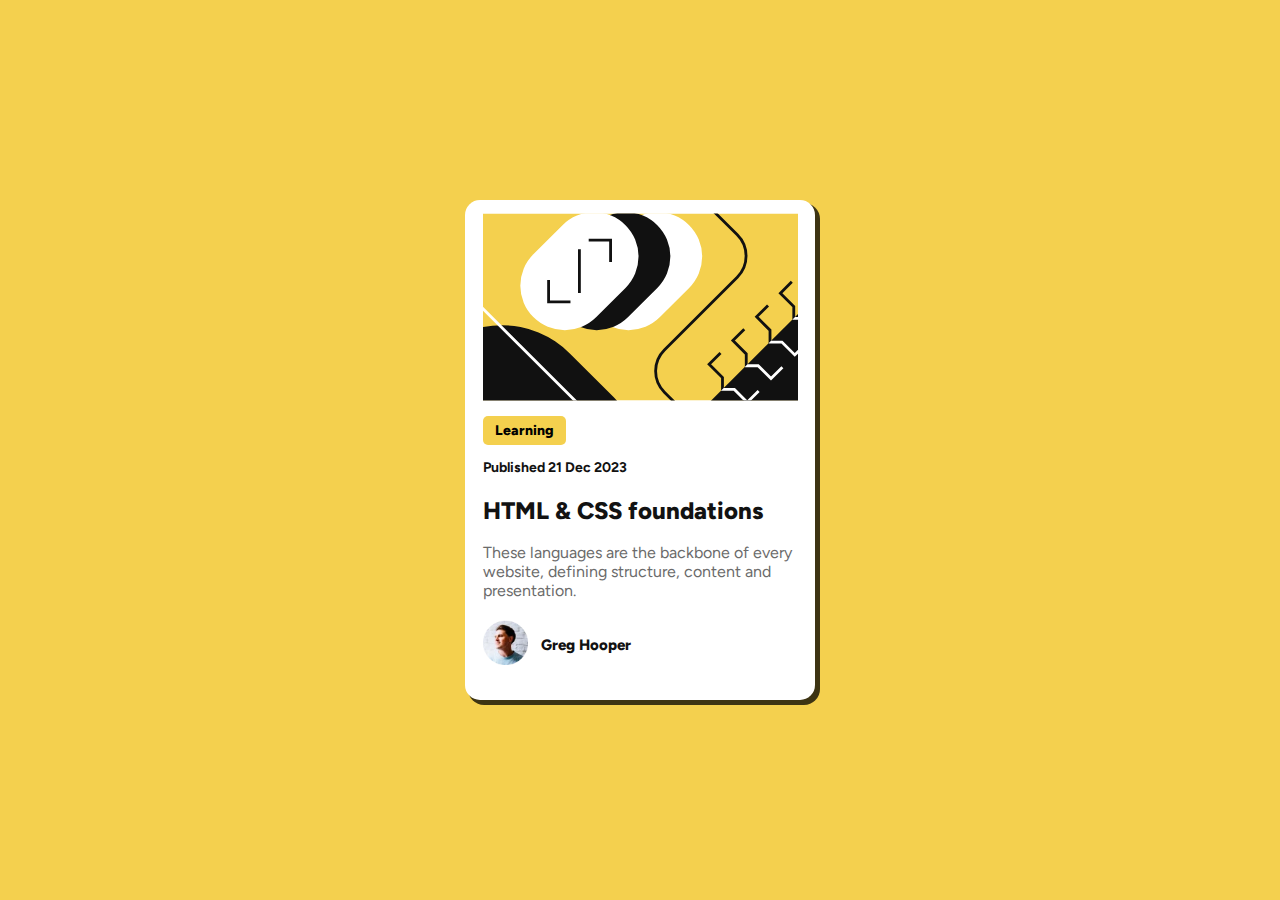
<file: blog-preview-card-main/index.html>
<!DOCTYPE html>
<html lang="es">
<head>
  <meta charset="UTF-8">
  <meta name="viewport" content="width=device-width, initial-scale=1.0"> <!-- displays site properly based on user's device -->
  <link rel="icon" type="image/png" sizes="32x32" href="./assets/images/favicon-32x32.png">
  <link rel="stylesheet" href="Style.css/index.css">
  <title>Frontend Mentor | Blog preview card</title>
</head>
<body>
  <div class="tarjeta">
    <div class="imagen"> <img src="assets/images/illustration-article.svg" alt=""></div>
    <div class="parrafo">
      <h6>Learning</h6>
      <h3>Published 21 Dec 2023</h3>
      <h1>HTML & CSS foundations</h1>
      <p class="parrafo-uno">These languages are the backbone of every website, defining structure, content and presentation.</p>
    </div>
    <div class="perfil">
      <img src="assets/images/image-avatar.webp" alt="">
      <p class="parrafo-dos">Greg Hooper</p>
  </div>  
  </div>
</body>
</html>
</file>
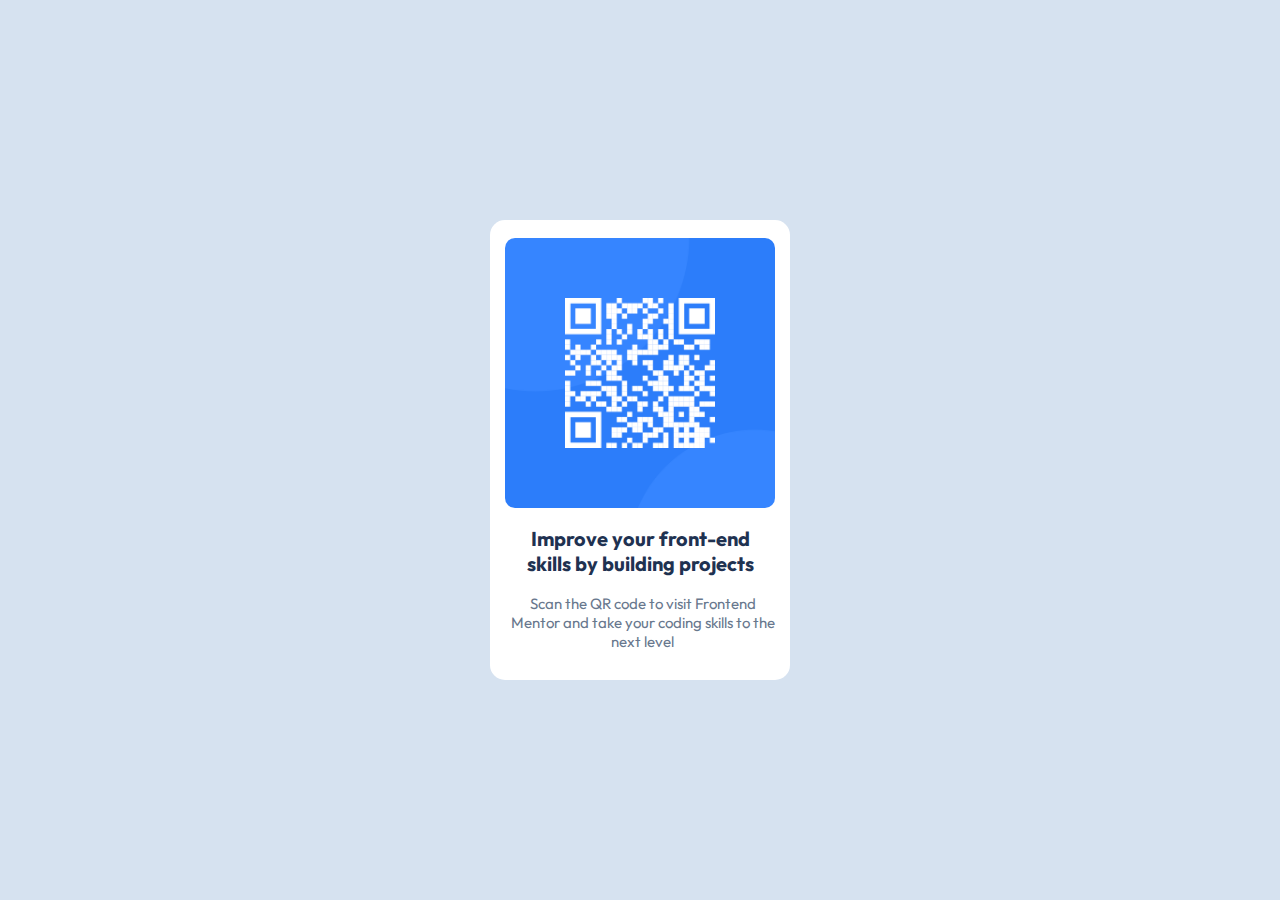
<file: qr-code-component-main/index.html>
<!DOCTYPE html>
<html lang="en">
<head>
  <meta charset="UTF-8">
  <meta name="viewport" content="width=device-width, initial-scale=1.0"> <!-- displays site properly based on user's device -->
  <link rel="icon" type="image/png" sizes="32x32" href="./images/favicon-32x32.png">
  <title>Frontend Mentor | QR code component</title>
  <link rel="stylesheet" href="Style/Index.css">
</head>
<body>
<div class="tarjeta">
<br>
<div class="imagen"></div>
<br>
<h3>Improve your front-end skills by building projects</h3>
<br>
<p>Scan the QR code to visit Frontend Mentor and take your coding skills to the next level</p>
</div>
</body>
</html>
</file>
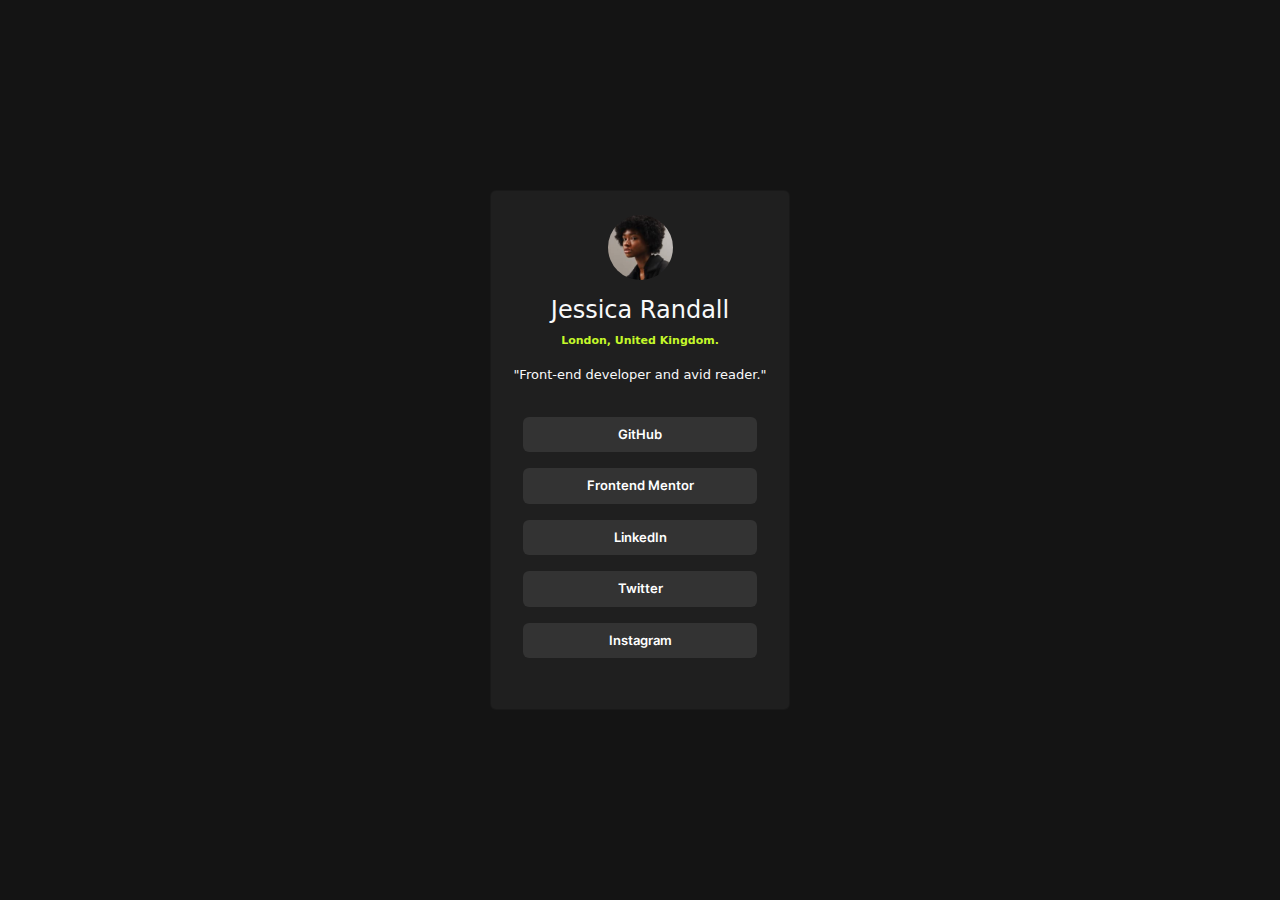
<file: social-links-profile-main/index.html>
<!DOCTYPE html>
<html lang="es">
  <head>
    <meta charset="UTF-8" />
    <meta name="viewport" content="width=device-width, initial-scale=1.0" />
    <link
      rel="icon"
      type="image/png"
      sizes="32x32"
      href="./assets/images/favicon-32x32.png"
    />
    <link
      href="https://cdn.jsdelivr.net/npm/bootstrap@5.3.3/dist/css/bootstrap.min.css"
      rel="stylesheet"
      integrity="sha384-QWTKZyjpPEjISv5WaRU9OFeRpok6YctnYmDr5pNlyT2bRjXh0JMhjY6hW+ALEwIH"
      crossorigin="anonymous"
    />
    <link rel="stylesheet" href="Style.css/index.css">
    <title>Frontend Mentor | Social links profile</title>
    <style>
      .attribution {
        font-size: 11px;
        text-align: center;
      }
      .attribution a {
        color: hsl(228, 45%, 44%);
      }
    </style>
  </head>
  <body class="d-flex justify-content-center align-items-center vh-100">


    <div class="card " style="height: 520px; width: 300px;">
      <img
        src="assets/images/avatar-jessica.jpeg"
        class="imagen align-self-center mt-4"
        alt="Foto-Perfil"
        style="height: 65px; width: 65px; border-radius: 50%"
      />
      <div class="card-body">
        <h4 class="card-title text-center text-light">Jessica Randall</h4>
        <p class="card-text text-center">London, United Kingdom.</p>
        <p class="card-text2 text-center text-light">"Front-end developer and avid reader."</p>
        
        <div class="d-flex flex-column me-3 ms-3 ">
          <a href="#" class="btn btn-primary mt-3 p-2 border-0 fw-semibold ">GitHub </a>
          <a href="#" class="btn btn-primary mt-3 p-2 border-0 fw-semibold "> Frontend Mentor</a>
          <a href="#" class="btn btn-primary mt-3 p-2 border-0 fw-semibold ">LinkedIn </a>
          <a href="#" class="btn btn-primary mt-3 p-2 border-0 fw-semibold ">Twitter </a>
          <a href="#" class="btn btn-primary mt-3 p-2 border-0 fw-semibold ">Instagram</a>
        </div>
      </div>
    </div>

    

    <script
      src="https://cdn.jsdelivr.net/npm/bootstrap@5.3.3/dist/js/bootstrap.bundle.min.js"
      integrity="sha384-YvpcrYf0tY3lHB60NNkmXc5s9fDVZLESaAA55NDzOxhy9GkcIdslK1eN7N6jIeHz"
      crossorigin="anonymous"
    ></script>
  </body>
</html>
</file>
<file: blog-preview-card-main/Style.css/index.css>
* {
    margin: 0;
    padding: 0;
    box-sizing: border-box;
}

body {
    background-color: hsl(47, 88%, 63%);
    display: flex;
    flex-direction: column;
    justify-content: center;
    align-items: center;
    height: 100vh;
}

@font-face {  
    font-family: Figtree;
    src: url('../assets/fonts/Figtree-VariableFont_wght.ttf') format('truetype');
    font-style: normal;
    font-weight: 100 900; 
}

.tarjeta {
    background-color: hsl(0, 0%, 100%);
    width: 350px;
    height: 500px;
    border-radius: 15px;
    -webkit-box-shadow: 4px 4px 0px 1px rgba(0,0,0,0.75);
    -moz-box-shadow: 4px 4px 0px 1px rgba(0,0,0,0.75);
    box-shadow: 4px 4px 0px 1px rgba(0,0,0,0.75);
}

.imagen img {
    border-radius: 13px auto 20px;
    display: block;
    overflow: hidden;
    width: 90%;
    height: auto;
    margin-left: 18px;
    margin-top: 13px;
    margin-bottom: 20px;
}

h6 {
    font-family: Figtree;
    background-color: hsl(47, 88%, 63%);
    display: inline;
    font-weight: 800;
    padding: 6px 12px;
    margin-left: 18px;
    margin-right: 25px;
    font-size: 14px;
    border-radius: 5px;
    margin-bottom: 20px;
}

h3 {
    font-family: Figtree;
    color: hsl(0, 0%, 7%);
    font-size: 14px;
    margin-left: 18px;
    margin-bottom: 20px;
    margin-top: 20px;
}

h1 {
    font-family: Figtree;
    color: hsl(0, 0%, 7%);
    margin-left: 18px;
    font-weight: 800; 
    margin-bottom: 18px;
    font-size: 24px;
}

.perfil {
    display: flex;
    align-items: center;
    gap: 12px;
}

.perfil img {
    width: 45px;
    height: 45px;
    margin-left: 18px;
    margin-bottom: 45px;
    margin-top: 20px;
}

.parrafo-uno {
    font-family: Figtree;
    color: hsl(0, 0%, 42%);
    margin-left: 18px;
}

.parrafo-dos {
    font-family: Figtree;
    color: hsl(0, 0%, 7%);
    margin-left: 1px;
    font-weight: 800;
    margin-bottom: 20px;
    font-size: 15px;
}
</file>
<file: qr-code-component-main/Style/Index.css>
*{
    margin: 0;
    padding: 0;
}

body{
    background-color: hsl(212, 45%, 89%);
    display: flex;
    flex-direction: column;
    justify-content: center;
    align-items: center;
    height: 100vh;
}


@font-face {
    font-family: 'Outfit';  
    src: url('../fuentes/Outfit-VariableFont_wght.ttf');
    font-weight: 100 900;
    font-style: normal;
}

.tarjeta{
    background-color: white;
    width: 300px;
    height: 460px;
    border-radius: 15px;
    

}

.imagen {
    background-image: url('../images/image-qr-code.png');
    background-repeat: no-repeat; /*Asegura que la imagen no se repita*/
    background-position: center;  /*Centra la imagen*/
    background-size: contain;    /*Ajusta el tamaño de la imagen para que quepa dentro del div*/
    width: 270px;
    height: 270px;
    margin: 0 auto; /*Centra el div horizontalmente*/
    display: block; /*Asegura que el elemento se comporte como un bloque*/
    border-radius: 10px; /*Da un borde redondeado con un radio de 15 píxeles*/
}

h3 {
    font-family: 'Outfit', sans-serif; /*Asegura que se use la fuente Outfit*/
    font-weight: bold; /* Hace que el texto sea en negrita*/
    text-align: center; /*Centra el texto horizontalmente dentro del elemento*/
    margin-left: 35px; /*Le da margen al elemento en la izquierda*/
    margin-right: 35px; /*Le da margen al elemento en la derecha*/
    color: hsl(218, 44%, 22%);
    font-size: 20px; /*Tamaño de la fuente*/
}


p{
    font-family: 'Outfit', sans-serif;
    text-align: center;  /*Centra el texto dentro del elemento*/
    margin-left: 20px; /*Le da margen al elemento en la izquierda*/
    margin-right: 15px; /*Le da margen al elemento en la derecha*/
    color: hsl(216, 15%, 48%);
    font-size: 15px; /*Tamaño de la fuente*/
}
</file>
<file: social-links-profile-main/Style.css/index.css>
*{
    margin: 0;

}

@font-face {
    font-family: inter;
    src: url(../assets/fonts/Inter-VariableFont_slnt,wght.ttf);
    font-style: normal;
    font-weight: 100 900;
}

body{
    background-color: hsl(0, 0%, 8%);
}
.card{
    background-color: hsl(0, 0%, 12%);
}

.btn{
    font-family: inter;
    background-color: hsl(0, 0%, 20%);
    font-size: 13px;
}

.card-text{
    color: hsl(75, 94%, 57%);
    font-size: 11px;
    font-weight: bold;
}
.card-text2{
    font-size: 13px;
}

.btn:hover{
    background-color: hsl(75, 94%, 57%);

}
</file>
